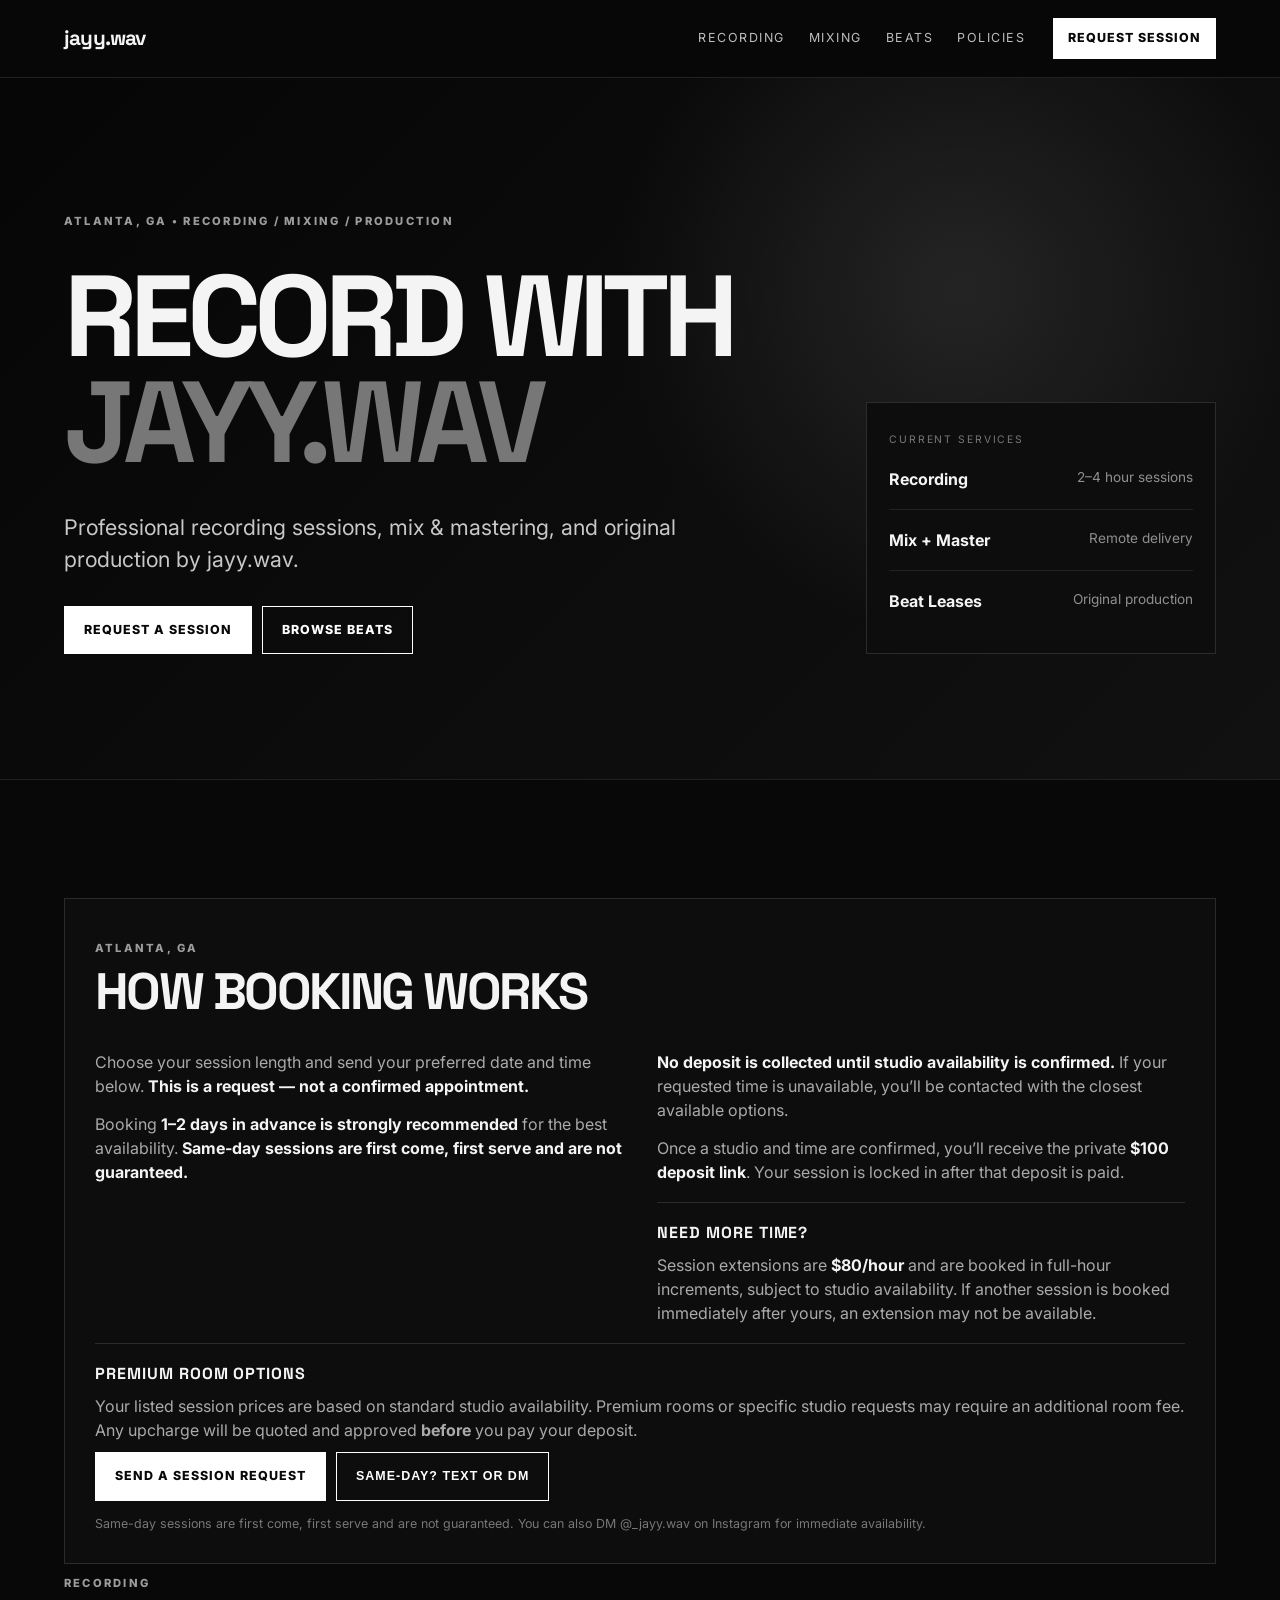
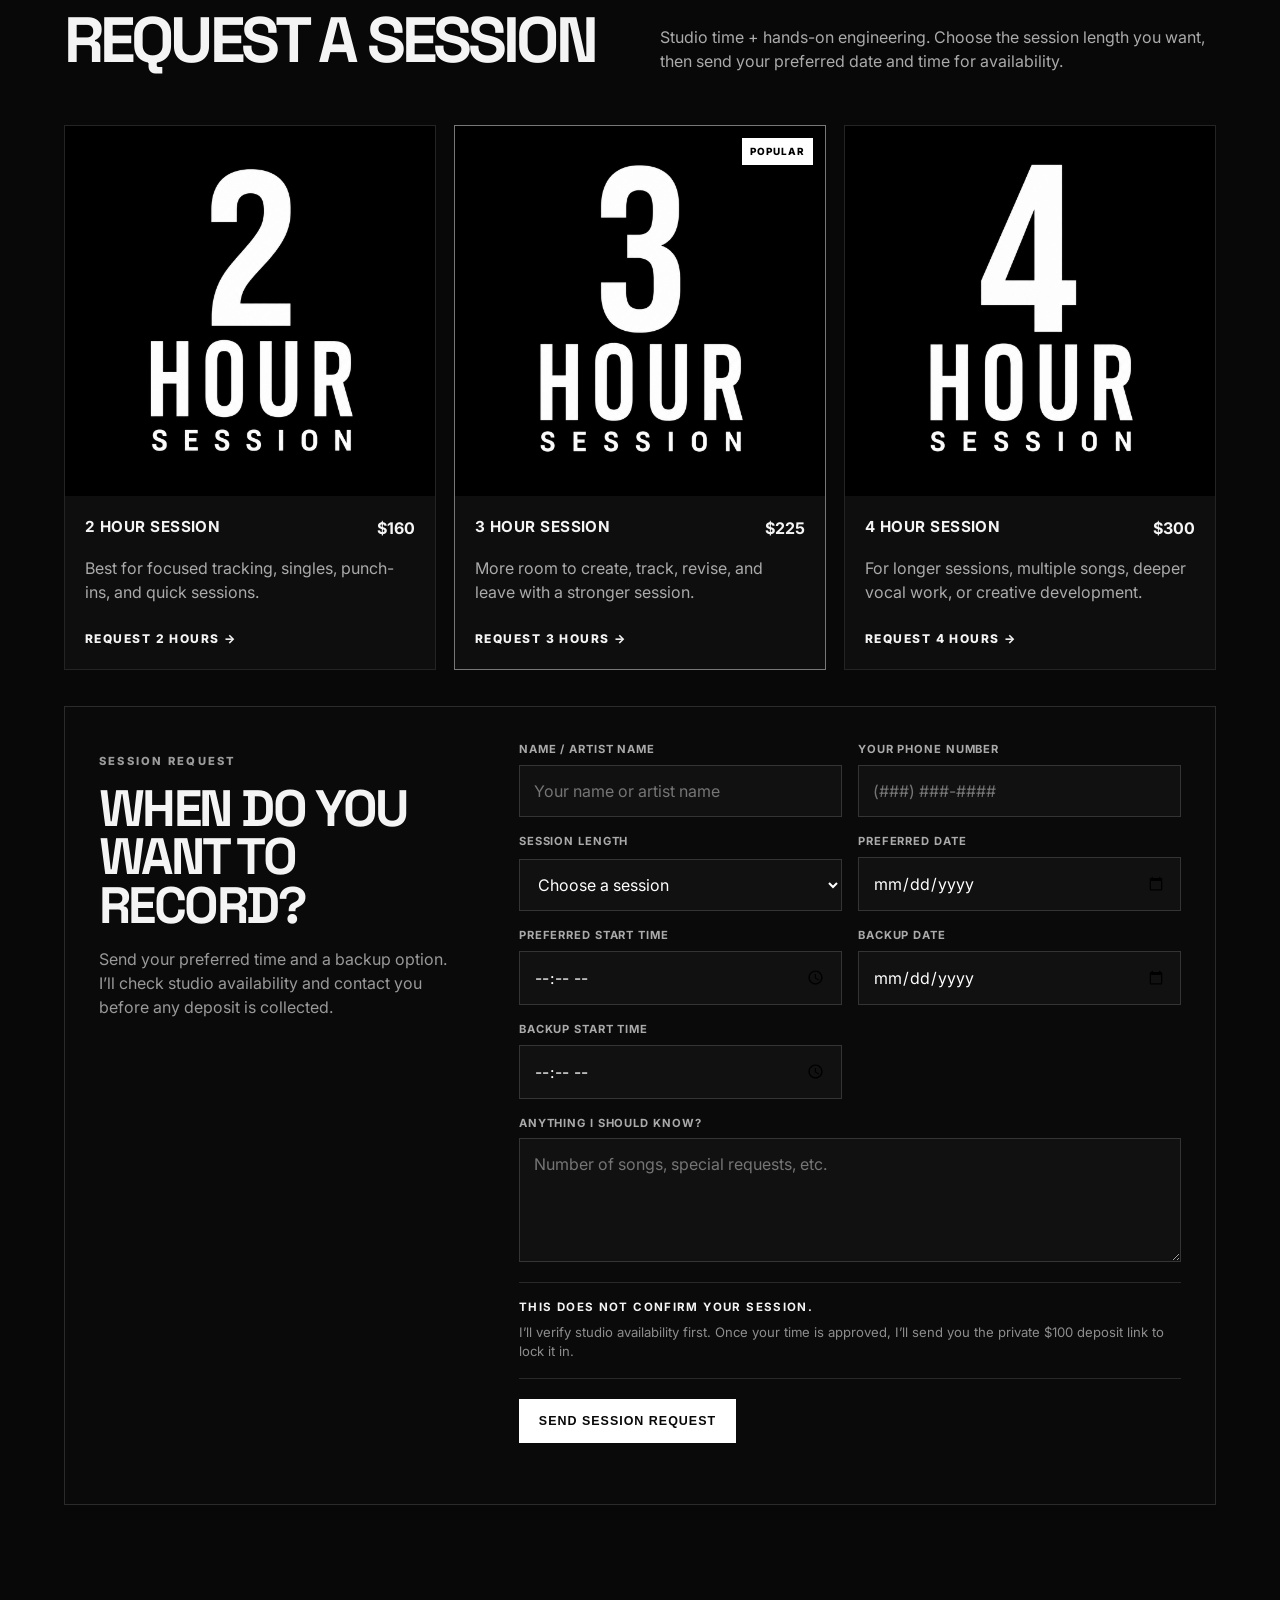
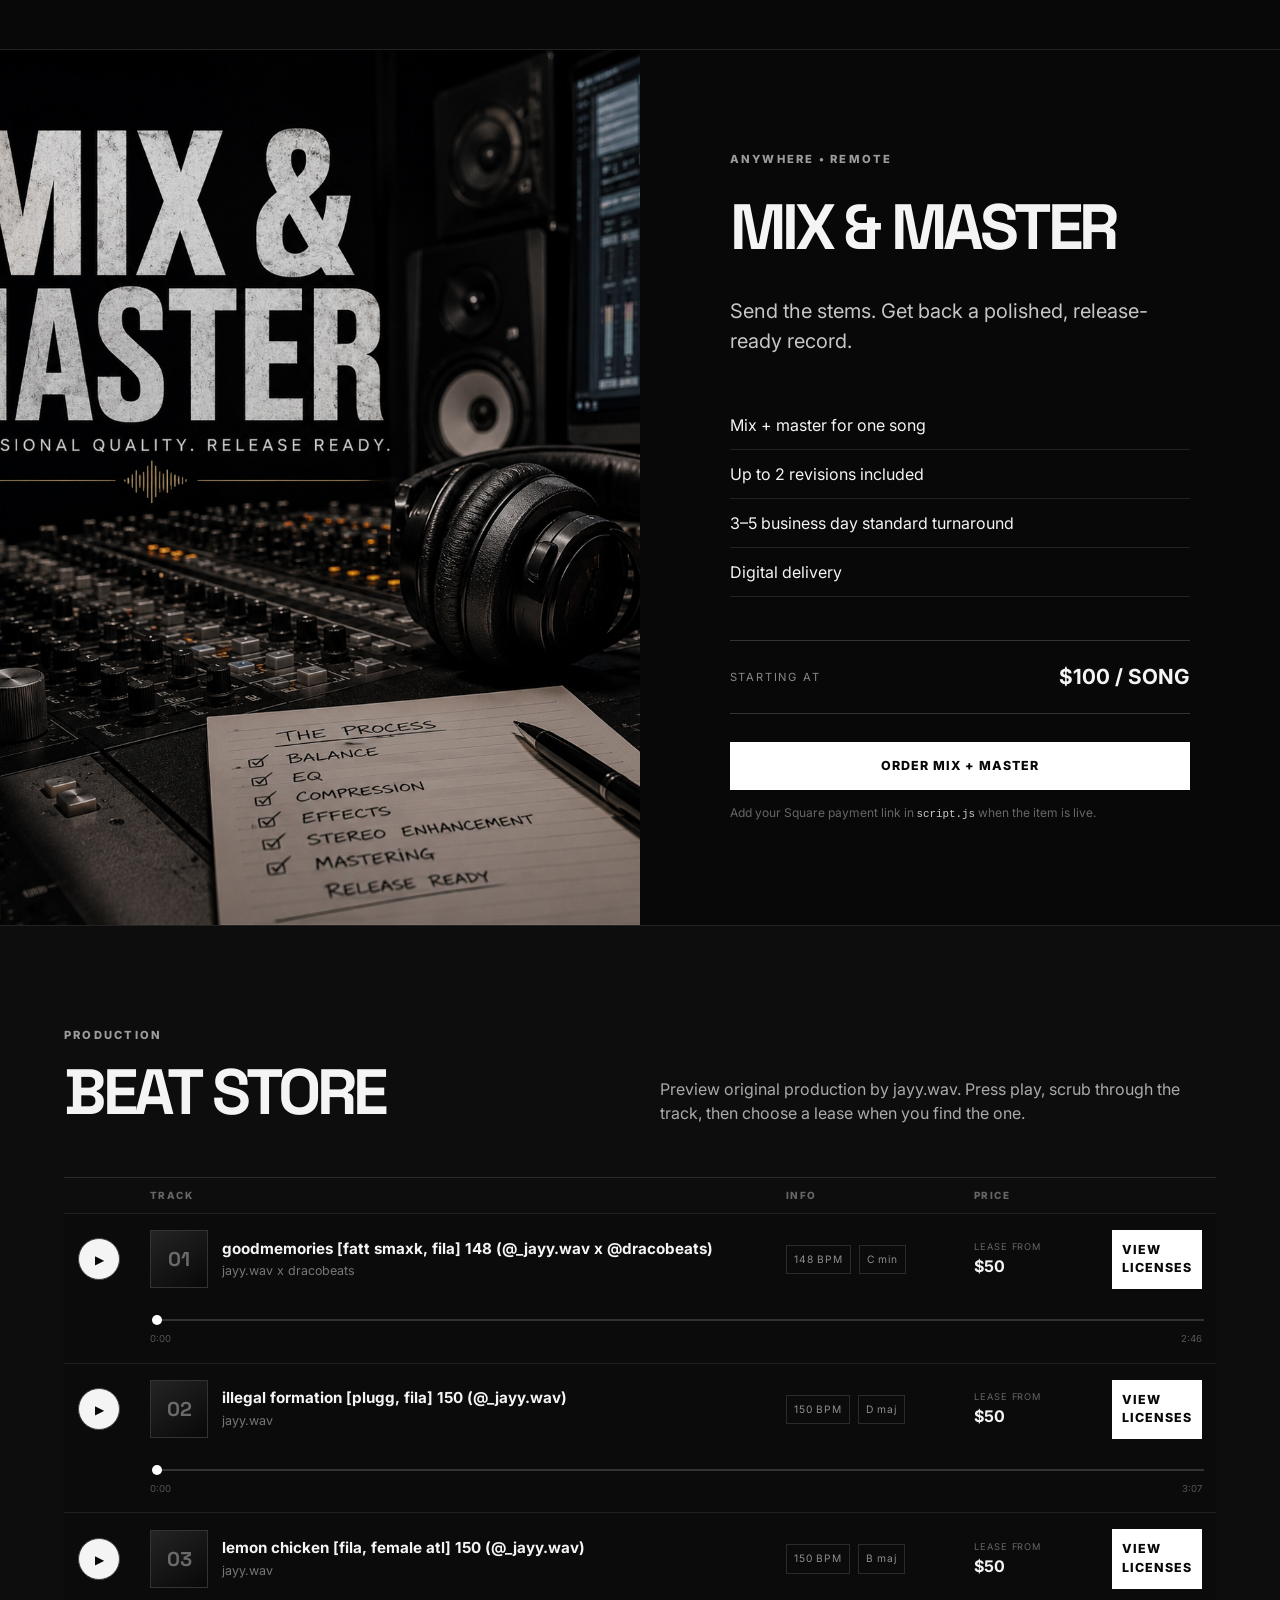
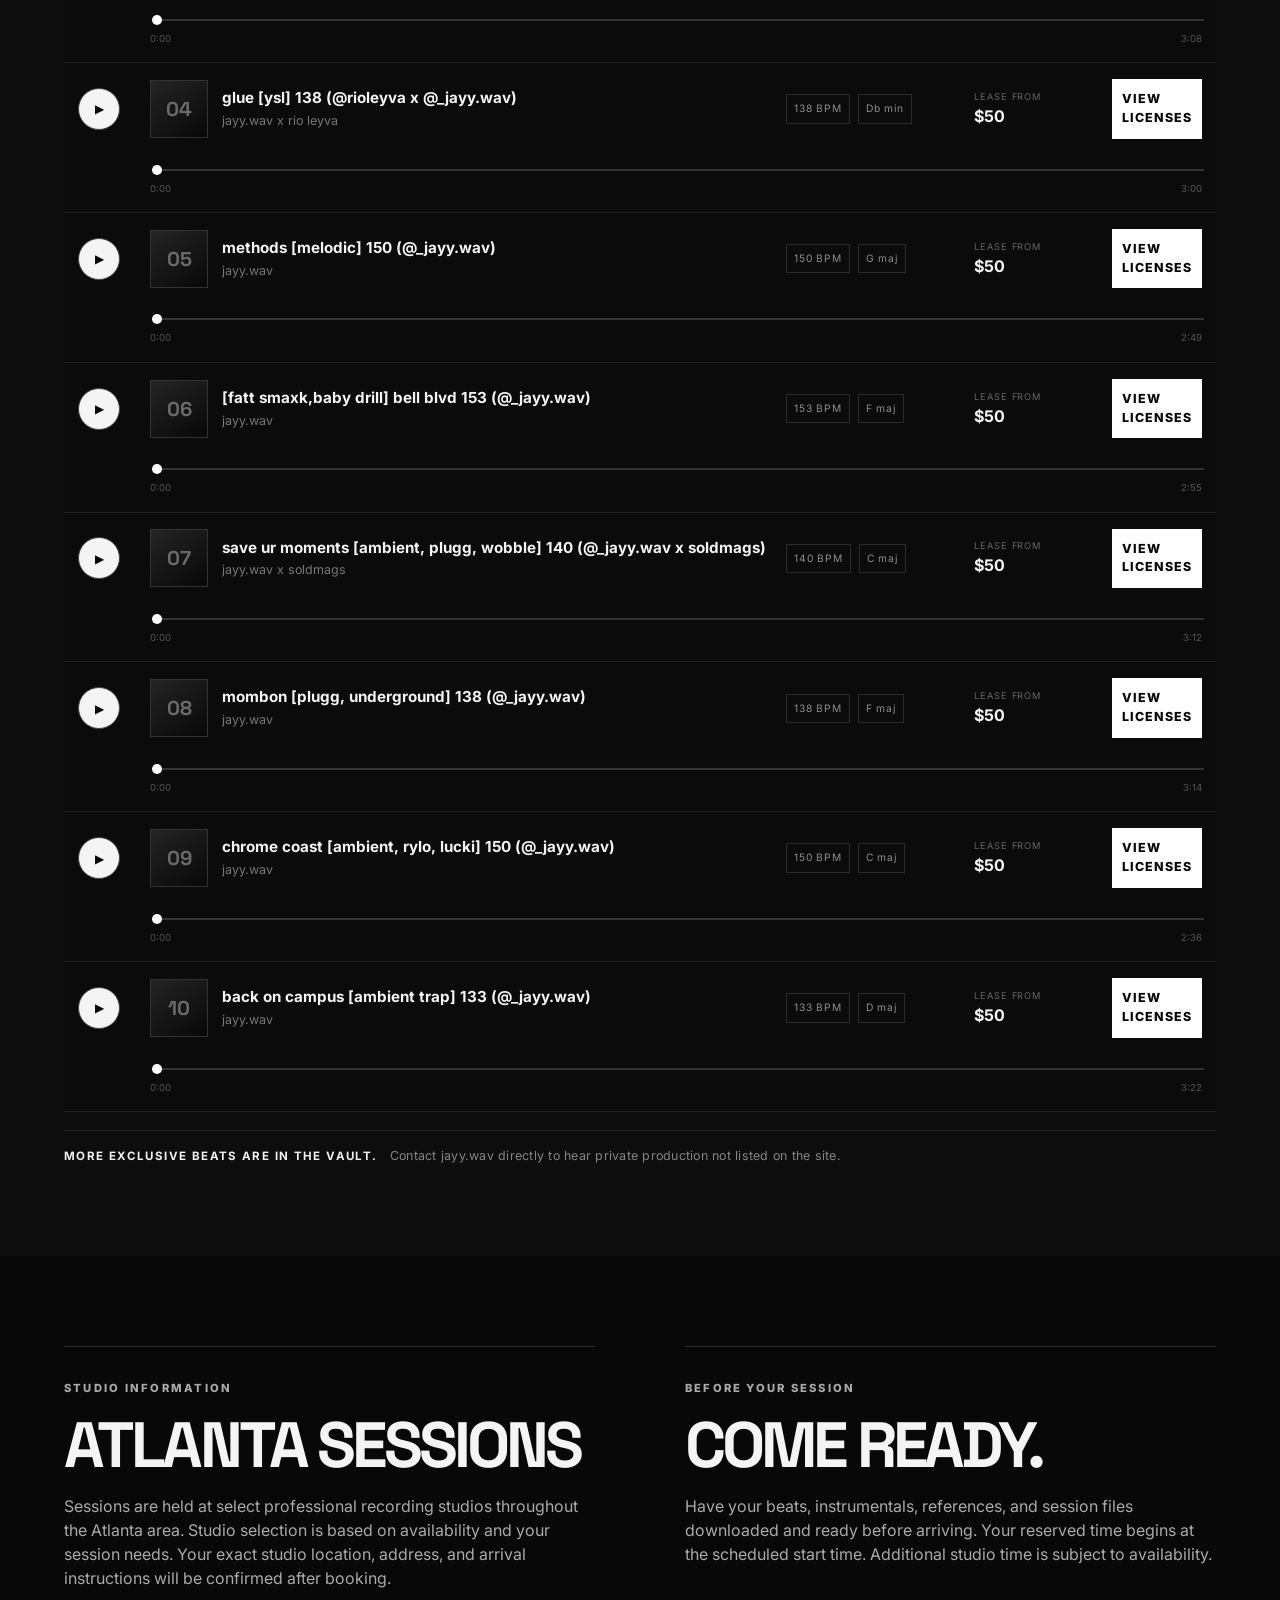
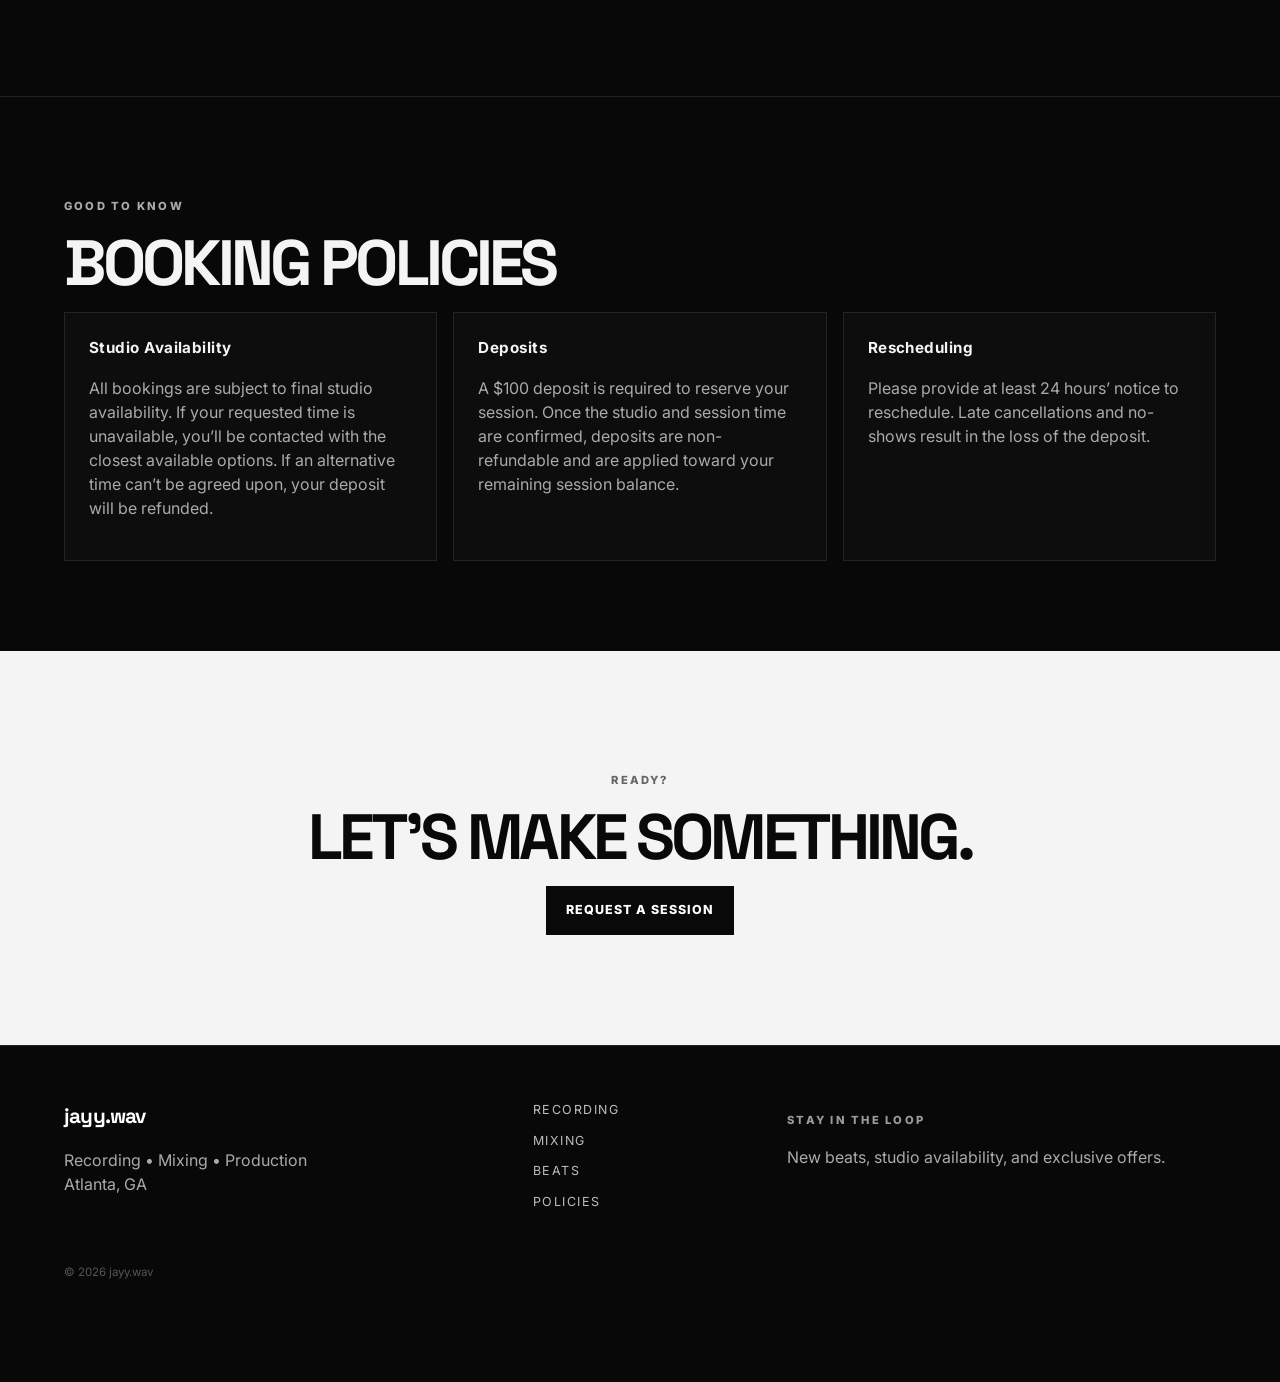
<file: index.html>
<!doctype html>
<html lang="en">
<head>
  <meta charset="utf-8" />
  <meta name="viewport" content="width=device-width,initial-scale=1" />
  <meta name="description" content="jayy.wav — Atlanta recording engineer, mixing & mastering, and beat leases." />
  <title>jayy.wav — Recording • Mixing • Beats</title>
  <link rel="preconnect" href="https://fonts.googleapis.com">
  <link rel="preconnect" href="https://fonts.gstatic.com" crossorigin>
  <link href="https://fonts.googleapis.com/css2?family=Inter:wght@400;500;600;700;800&family=Space+Grotesk:wght@500;600;700&display=swap" rel="stylesheet">
  <link rel="stylesheet" href="style.css" />
</head>
<body>
  <header class="site-header">
    <a class="brand" href="#top">jayy.wav</a>
    <button class="menu-btn" aria-label="Open menu" aria-expanded="false">MENU</button>
    <nav class="nav" aria-label="Primary">
      <a href="#recording">Recording</a>
      <a href="#mixing">Mixing</a>
      <a href="#beats">Beats</a>
      <a href="#policies">Policies</a>
    </nav>
    <a class="btn btn-small desktop-book" href="#request">REQUEST SESSION</a>
  </header>

  <main id="top">
    <section class="hero">
      <div class="hero-grid">
        <div class="hero-copy">
          <p class="eyebrow">ATLANTA, GA • RECORDING / MIXING / PRODUCTION</p>
          <h1>RECORD WITH<br><span>JAYY.WAV</span></h1>
          <p class="lede">Professional recording sessions, mix & mastering, and original production by jayy.wav.</p>
          <div class="hero-actions">
            <a class="btn" href="#request">REQUEST A SESSION</a>
            <a class="btn btn-ghost" href="#beats">BROWSE BEATS</a>
          </div>
        </div>
        <div class="hero-panel">
          <span class="micro">CURRENT SERVICES</span>
          <div class="hero-service"><b>Recording</b><span>2–4 hour sessions</span></div>
          <div class="hero-service"><b>Mix + Master</b><span>Remote delivery</span></div>
          <div class="hero-service"><b>Beat Leases</b><span>Original production</span></div>
        </div>
      </div>
    </section>

    <section class="section" id="recording">
      <div class="booking-process">
        <div class="booking-process-head">
          <p class="eyebrow">ATLANTA, GA</p>
          <h3>HOW BOOKING WORKS</h3>
        </div>

        <div class="booking-process-grid">
          <div>
            <p>Choose your session length and send your preferred date and time below. <strong>This is a request — not a confirmed appointment.</strong></p>
            <p>Booking <strong>1–2 days in advance is strongly recommended</strong> for the best availability. <strong>Same-day sessions are first come, first serve and are not guaranteed.</strong></p>
          </div>

          <div>
            <p><strong>No deposit is collected until studio availability is confirmed.</strong> If your requested time is unavailable, you’ll be contacted with the closest available options.</p>
            <p>Once a studio and time are confirmed, you’ll receive the private <strong>$100 deposit link</strong>. Your session is locked in after that deposit is paid.</p>
            <div class="extension-note">
              <strong>NEED MORE TIME?</strong>
              <p>Session extensions are <strong>$80/hour</strong> and are booked in full-hour increments, subject to studio availability. If another session is booked immediately after yours, an extension may not be available.</p>
            </div>
          </div>
        </div>

        
        <div class="room-upgrade-note">
          <strong>PREMIUM ROOM OPTIONS</strong>
          <p>Your listed session prices are based on standard studio availability. Premium rooms or specific studio requests may require an additional room fee. Any upcharge will be quoted and approved <strong>before</strong> you pay your deposit.</p>
        </div>

        <div class="booking-actions">
          <a class="btn" href="#request">SEND A SESSION REQUEST</a>
          <button class="btn btn-ghost" id="sameDayContactBtn" type="button">SAME-DAY? TEXT OR DM</button>
        </div>
        <p class="booking-small">Same-day sessions are first come, first serve and are not guaranteed. You can also DM @_jayy.wav on Instagram for immediate availability.</p>
      </div>



      <div class="section-head">
        <div>
          <p class="eyebrow">RECORDING</p>
          <h2>REQUEST A SESSION</h2>
        </div>
        <p class="section-intro">Studio time + hands-on engineering. Choose the session length you want, then send your preferred date and time for availability.</p>
      </div>

      <div class="cards session-grid">
        <article class="card">
          <img src="assets/session-2hr.png" alt="2 Hour Session" />
          <div class="card-body">
            <div class="card-topline"><h3>2 HOUR SESSION</h3><strong>$160</strong></div>
            <p>Best for focused tracking, singles, punch-ins, and quick sessions.</p>
            <a class="text-link package-request" href="#request" data-package="2 Hours — $160">REQUEST 2 HOURS →</a>
          </div>
        </article>

        <article class="card featured">
          <div class="badge">POPULAR</div>
          <img src="assets/session-3hr.png" alt="3 Hour Session" />
          <div class="card-body">
            <div class="card-topline"><h3>3 HOUR SESSION</h3><strong>$225</strong></div>
            <p>More room to create, track, revise, and leave with a stronger session.</p>
            <a class="text-link package-request" href="#request" data-package="3 Hours — $225">REQUEST 3 HOURS →</a>
          </div>
        </article>

        <article class="card">
          <img src="assets/session-4hr.png" alt="4 Hour Session" />
          <div class="card-body">
            <div class="card-topline"><h3>4 HOUR SESSION</h3><strong>$300</strong></div>
            <p>For longer sessions, multiple songs, deeper vocal work, or creative development.</p>
            <a class="text-link package-request" href="#request" data-package="4 Hours — $300">REQUEST 4 HOURS →</a>
          </div>
        </article>
      </div>

      <section class="request-panel" id="request">
        <div class="request-copy">
          <p class="eyebrow">SESSION REQUEST</p>
          <h3>WHEN DO YOU WANT TO RECORD?</h3>
          <p>Send your preferred time and a backup option. I’ll check studio availability and contact you before any deposit is collected.</p>
        </div>

        <form class="request-form" id="sessionRequestForm">
          <div class="form-grid">
            <label>
              <span>Name / Artist Name</span>
              <input id="requestName" name="name" type="text" required placeholder="Your name or artist name">
            </label>

            <label>
              <span>Your Phone Number</span>
              <input id="requestPhone" name="phone" type="tel" required placeholder="(###) ###-####">
            </label>

            <label>
              <span>Session Length</span>
              <select id="requestLength" name="length" required>
                <option value="">Choose a session</option>
                <option value="2 Hours — $160">2 Hours — $160</option>
                <option value="3 Hours — $225">3 Hours — $225</option>
                <option value="4 Hours — $300">4 Hours — $300</option>
              </select>
            </label>

            <label>
              <span>Preferred Date</span>
              <input id="requestDate" name="date" type="date" required>
            </label>

            <label>
              <span>Preferred Start Time</span>
              <input id="requestTime" name="time" type="time" required>
            </label>

            <label>
              <span>Backup Date</span>
              <input id="backupDate" name="backupDate" type="date">
            </label>

            <label>
              <span>Backup Start Time</span>
              <input id="backupTime" name="backupTime" type="time">
            </label>

            <label class="form-wide">
              <span>Anything I should know?</span>
              <textarea id="requestNotes" name="notes" rows="4" placeholder="Number of songs, special requests, etc."></textarea>
            </label>
          </div>

          <div class="request-disclaimer">
            <strong>THIS DOES NOT CONFIRM YOUR SESSION.</strong>
            <span>I’ll verify studio availability first. Once your time is approved, I’ll send you the private $100 deposit link to lock it in.</span>
          </div>

          <div class="request-actions request-actions-primary">
            <button class="btn" type="submit">SEND SESSION REQUEST</button>
          </div>

          <p class="request-status" id="requestStatus" aria-live="polite"></p>

          <div class="request-ready" id="requestReady" hidden>
            <p class="eyebrow">REQUEST SENT</p>
            <h3>WE GOT YOUR REQUEST.</h3>
            <p>
              I’ll check studio availability and contact you at the phone number provided.
            </p>
            <p>
              Your session is not confirmed until the requested time is approved
              and the $100 deposit is paid.
            </p>
          </div>
        </form>
      </section>

    </section>


    <section class="split-section" id="mixing">
      <div class="split-media mix-art" role="img" aria-label="Mixing and mastering service"></div>
      <div class="split-copy">
        <p class="eyebrow">ANYWHERE • REMOTE</p>
        <h2>MIX & MASTER</h2>
        <p class="big-copy">Send the stems. Get back a polished, release-ready record.</p>
        <ul class="clean-list">
          <li>Mix + master for one song</li>
          <li>Up to 2 revisions included</li>
          <li>3–5 business day standard turnaround</li>
          <li>Digital delivery</li>
        </ul>
        <div class="price-row"><span>STARTING AT</span><strong>$100 / SONG</strong></div>
        <a class="btn disabled-link" href="#" data-placeholder="mix">ORDER MIX + MASTER</a>
        <p class="helper">Add your Square payment link in <code>script.js</code> when the item is live.</p>
      </div>
    </section>

    <section class="section dark-panel" id="beats">
      <div class="section-head">
        <div>
          <p class="eyebrow">PRODUCTION</p>
          <h2>BEAT STORE</h2>
        </div>
        <p class="section-intro">Preview original production by jayy.wav. Press play, scrub through the track, then choose a lease when you find the one.</p>
      </div>

      <div class="beat-store" id="beatStore">
        <div class="beat-store-head" aria-hidden="true">
          <span></span>
          <span>TRACK</span>
          <span>INFO</span>
          <span>PRICE</span>
          <span></span>
        </div>
        <!-- Beat rows are generated from the BEATS array in script.js -->
      </div>
      <p class="vault-note">
        <strong>MORE EXCLUSIVE BEATS ARE IN THE VAULT.</strong>
        Contact jayy.wav directly to hear private production not listed on the site.
      </p>
    </section>

    <section class="info-grid section">
      <article>
        <p class="eyebrow">STUDIO INFORMATION</p>
        <h2>ATLANTA SESSIONS</h2>
        <p>Sessions are held at select professional recording studios throughout the Atlanta area. Studio selection is based on availability and your session needs. Your exact studio location, address, and arrival instructions will be confirmed after booking.</p>
      </article>
      <article>
        <p class="eyebrow">BEFORE YOUR SESSION</p>
        <h2>COME READY.</h2>
        <p>Have your beats, instrumentals, references, and session files downloaded and ready before arriving. Your reserved time begins at the scheduled start time. Additional studio time is subject to availability.</p>
      </article>
    </section>

    <section class="section policy" id="policies">
      <p class="eyebrow">GOOD TO KNOW</p>
      <h2>BOOKING POLICIES</h2>
      <div class="policy-grid">
        <article>
          <h3>Studio Availability</h3>
          <p>All bookings are subject to final studio availability. If your requested time is unavailable, you’ll be contacted with the closest available options. If an alternative time can’t be agreed upon, your deposit will be refunded.</p>
        </article>
        <article>
          <h3>Deposits</h3>
          <p>A $100 deposit is required to reserve your session. Once the studio and session time are confirmed, deposits are non-refundable and are applied toward your remaining session balance.</p>
        </article>
        <article>
          <h3>Rescheduling</h3>
          <p>Please provide at least 24 hours’ notice to reschedule. Late cancellations and no-shows result in the loss of the deposit.</p>
        </article>
      </div>
    </section>

    <section class="cta">
      <p class="eyebrow">READY?</p>
      <h2>LET’S MAKE SOMETHING.</h2>
      <a class="btn btn-light" href="#request">REQUEST A SESSION</a>
    </section>
  </main>

  <footer>
    <div>
      <a class="brand" href="#top">jayy.wav</a>
      <p>Recording • Mixing • Production<br>Atlanta, GA</p>
    </div>
    <div class="footer-links">
      <a href="#recording">Recording</a>
      <a href="#mixing">Mixing</a>
      <a href="#beats">Beats</a>
      <a href="#policies">Policies</a>
    </div>
    <div>
      <p class="eyebrow">STAY IN THE LOOP</p>
      <p>New beats, studio availability, and exclusive offers.</p>
    </div>
    <p class="copyright">© <span id="year"></span> jayy.wav</p>
  </footer>

  <a class="mobile-cta" href="#request">REQUEST SESSION</a>

  <div class="license-modal" id="licenseModal" aria-hidden="true">
    <div class="license-modal-backdrop" data-close-license></div>
    <section class="license-dialog" role="dialog" aria-modal="true" aria-labelledby="licenseTitle">
      <button class="license-close" type="button" aria-label="Close license options" data-close-license>×</button>
      <p class="eyebrow">BEAT LICENSE OPTIONS</p>
      <h2 id="licenseTitle">CHOOSE YOUR LICENSE</h2>
      <p class="license-beat-name" id="licenseBeatName">Selected beat</p>

      <div class="license-grid">
        <article class="license-tier">
          <div class="license-tier-head"><h3>MP3 LICENSE</h3><strong>$50</strong></div>
          <p><b>Rights:</b> Non-exclusive license to record one song. Commercial release permitted.</p>
          <p><b>Usage:</b> Up to 2,500 copies • 5,000 online audio streams • 1 music video • for-profit live performances • radio up to 2 stations.</p>
          <p><b>Files:</b> Tagged/Untagged MP3.</p>
          <button class="btn btn-small license-buy" type="button" data-tier="mp3">GET MP3 LICENSE</button>
        </article>

        <article class="license-tier">
          <div class="license-tier-head"><h3>WAV LICENSE</h3><strong>$70</strong></div>
          <p><b>Rights:</b> Non-exclusive license to record one song. Commercial release permitted.</p>
          <p><b>Usage:</b> Up to 4,000 copies • 15,000 online audio streams • 2 music videos • for-profit live performances • radio up to 4 stations.</p>
          <p><b>Files:</b> Untagged WAV + MP3.</p>
          <button class="btn btn-small license-buy" type="button" data-tier="wav">GET WAV LICENSE</button>
        </article>

        <article class="license-tier">
          <div class="license-tier-head"><h3>TRACKOUTS LICENSE</h3><strong>$100</strong></div>
          <p><b>Rights:</b> Non-exclusive license to record one song. Commercial release permitted.</p>
          <p><b>Usage:</b> Up to 10,000 copies • 25,000 online audio streams • 4 music videos • for-profit live performances • radio up to 10 stations.</p>
          <p><b>Files:</b> Stems/trackouts + WAV + MP3.</p>
          <button class="btn btn-small license-buy" type="button" data-tier="trackouts">GET TRACKOUTS</button>
        </article>

        <article class="license-tier">
          <div class="license-tier-head"><h3>UNLIMITED LICENSE</h3><strong>$150</strong></div>
          <p><b>Rights:</b> Non-exclusive license to record one song. Commercial release permitted worldwide.</p>
          <p><b>Usage:</b> Unlimited copies, streams, music videos, performances, and radio.</p>
          <p><b>Files:</b> Stems + WAV + MP3.</p>
          <button class="btn btn-small license-buy" type="button" data-tier="unlimited">GET UNLIMITED</button>
        </article>

        <article class="license-tier exclusive-tier">
          <div class="license-tier-head"><h3>EXCLUSIVE LICENSE</h3><strong>NEGOTIATE</strong></div>
          <p><b>Rights:</b> Exclusive usage rights for one song with no usage limits. The beat is removed from sale after purchase.</p>
          <p><b>Files:</b> Stems + WAV + MP3.</p>
          <p><b>Important:</b> Jayy.wav retains copyright unless ownership transfer is stated in a separate written agreement.</p>
          <a class="btn btn-small btn-ghost" href="sms:6785515333?&body=Hey%20Jayy.wav%2C%20I%27m%20interested%20in%20exclusive%20rights%20for%20a%20beat.">ASK ABOUT EXCLUSIVE</a>
        </article>
      </div>

      <details class="universal-terms">
        <summary>UNIVERSAL TERMS — READ BEFORE PURCHASE</summary>
        <div>
          <p>Producer: <strong>Jayy.wav</strong> • Copyright holder: <strong>Jayy.wav</strong>.</p>
          <p>Producer retains 100% copyright to the instrumental. Artist owns their vocal performance and song master. Licenses are non-transferable. No resale, sublicensing, or redistribution of the beat. Producer credit required: <strong>“Prod. by Jayy.wav”</strong>.</p>
          <p>All non-exclusive licenses may also be licensed to other artists. “Unlimited” refers to usage only and does not transfer ownership.</p>
        </div>
      </details>
    </section>
  </div>


  <div class="same-day-modal" id="sameDayModal" aria-hidden="true">
    <div class="same-day-backdrop" data-close-sameday></div>
    <section class="same-day-dialog" role="dialog" aria-modal="true" aria-labelledby="sameDayTitle">
      <button class="same-day-close" type="button" aria-label="Close" data-close-sameday>×</button>
      <p class="eyebrow">SAME-DAY AVAILABILITY</p>
      <h2 id="sameDayTitle">TEXT OR DM</h2>
      <p>Same-day sessions are first come, first serve and are not guaranteed. Reach out before submitting a request.</p>

      <div class="same-day-actions">
        <a class="btn" id="sameDayTextLink" href="#">TEXT JAYY.WAV</a>
        <a class="btn btn-ghost" href="https://www.instagram.com/_jayy.wav/" target="_blank" rel="noopener">DM ON INSTAGRAM</a>
      </div>

      <div class="dm-template">
        <span>SUGGESTED MESSAGE</span>
        <p>Hey Jayy.wav, I’m looking for a same-day recording session today. Do you have any studio availability?</p>
      </div>
    </section>
  </div>

  <script src="script.js?v=6"></script>
</body>
</html>
</file>
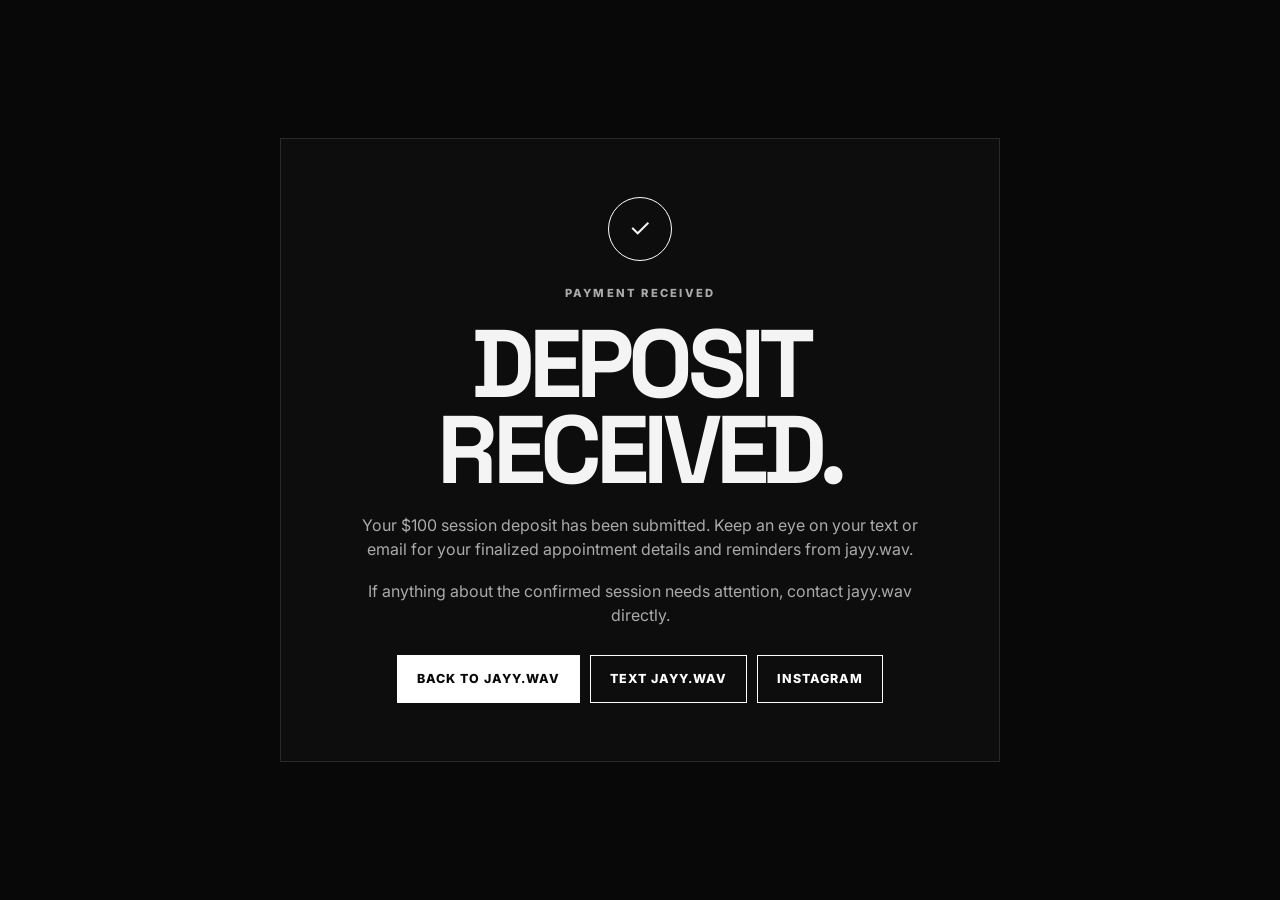
<file: deposit-received/index.html>
<!doctype html>
<html lang="en">
<head>
  <meta charset="utf-8">
  <meta name="viewport" content="width=device-width,initial-scale=1">
  <title>Deposit Received — jayy.wav</title>
  <link rel="preconnect" href="https://fonts.googleapis.com">
  <link rel="preconnect" href="https://fonts.gstatic.com" crossorigin>
  <link href="https://fonts.googleapis.com/css2?family=Inter:wght@400;500;600;700;800&family=Space+Grotesk:wght@500;600;700&display=swap" rel="stylesheet">
  <link rel="stylesheet" href="../style.css">
  <style>
    .success-shell{min-height:100vh;display:grid;place-items:center;padding:60px 20px;background:#080808}
    .success-card{width:min(720px,100%);border:1px solid #292929;background:#0d0d0d;padding:clamp(28px,6vw,58px);text-align:center}
    .check{width:64px;height:64px;border:1px solid #fff;border-radius:50%;display:grid;place-items:center;margin:0 auto 24px;font-size:1.6rem}
    .success-card h1{font-family:"Space Grotesk",sans-serif;font-size:clamp(3rem,9vw,6rem);line-height:.9;letter-spacing:-.06em;margin:.2em 0}
    .success-card p{color:#aaa;max-width:560px;margin:18px auto}
    .success-actions{display:flex;flex-wrap:wrap;justify-content:center;gap:10px;margin-top:28px}
  </style>
</head>
<body>
  <main class="success-shell">
    <section class="success-card">
      <div class="check">✓</div>
      <p class="eyebrow">PAYMENT RECEIVED</p>
      <h1>DEPOSIT<br>RECEIVED.</h1>
      <p>Your $100 session deposit has been submitted. Keep an eye on your text or email for your finalized appointment details and reminders from jayy.wav.</p>
      <p>If anything about the confirmed session needs attention, contact jayy.wav directly.</p>
      <div class="success-actions">
        <a class="btn" href="https://jayywav.github.io/jayywav/">BACK TO JAYY.WAV</a>
        <a class="btn btn-ghost" href="sms:6785515333">TEXT JAYY.WAV</a>
        <a class="btn btn-ghost" href="https://www.instagram.com/_jayy.wav/" target="_blank" rel="noopener">INSTAGRAM</a>
      </div>
    </section>
  </main>
</body>
</html>
</file>
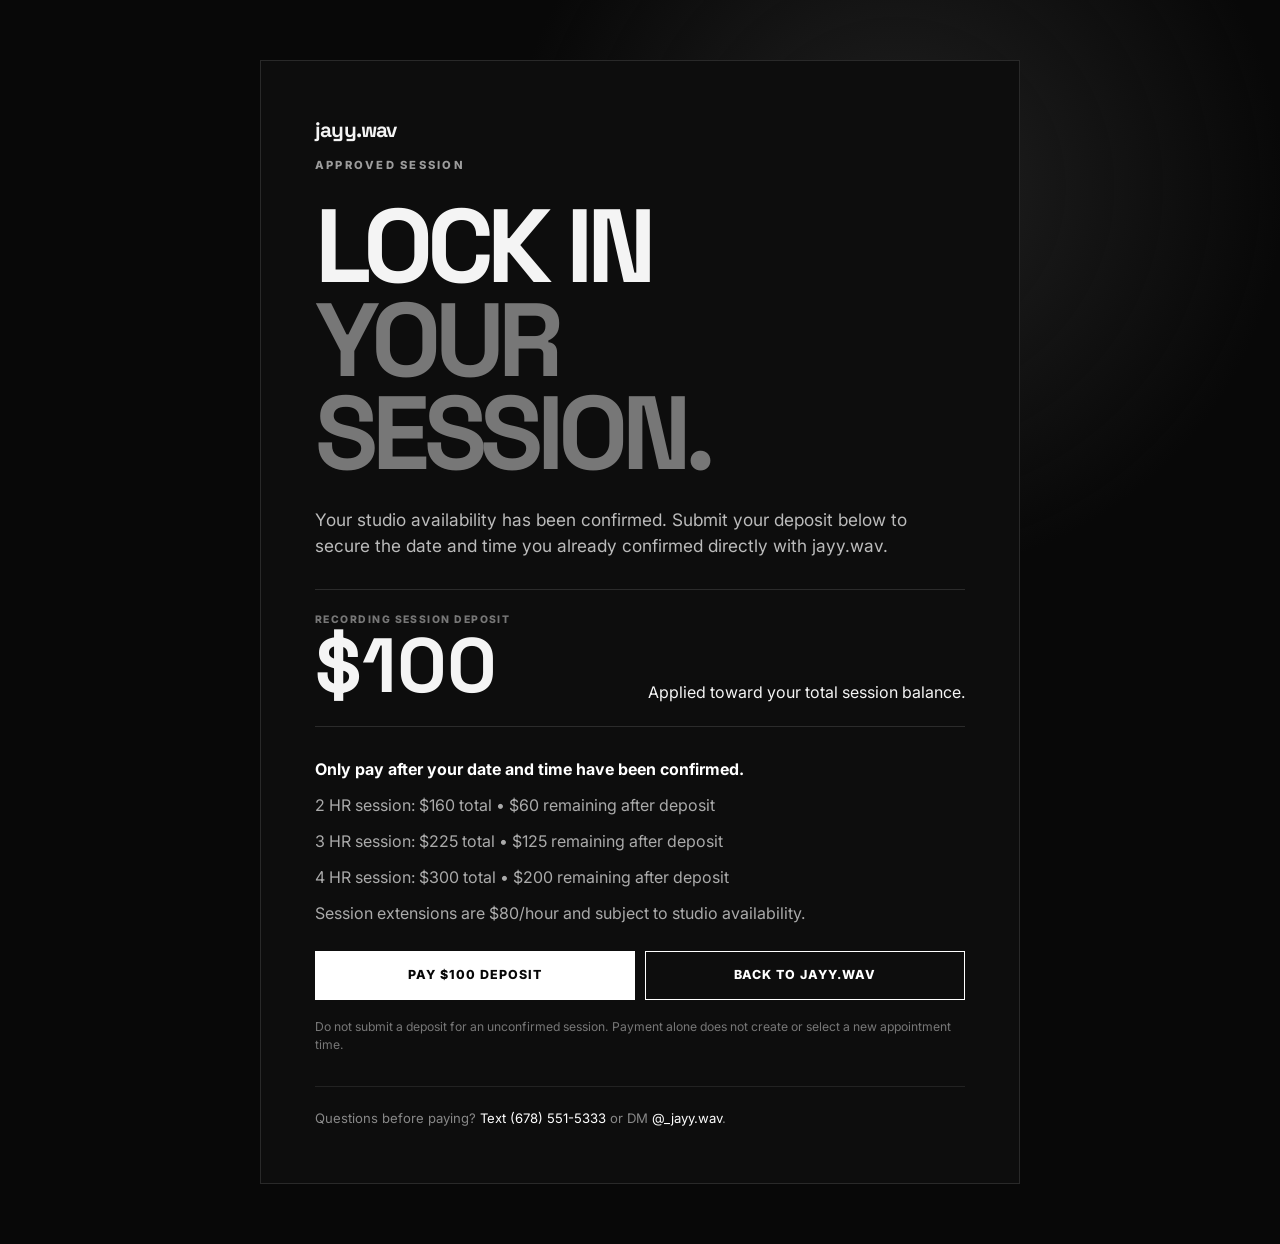
<file: session-confirmed/index.html>
<!doctype html>
<html lang="en">
<head>
  <meta charset="utf-8">
  <meta name="viewport" content="width=device-width,initial-scale=1">
  <title>Session Deposit — jayy.wav</title>
  <link rel="preconnect" href="https://fonts.googleapis.com">
  <link rel="preconnect" href="https://fonts.gstatic.com" crossorigin>
  <link href="https://fonts.googleapis.com/css2?family=Inter:wght@400;500;600;700;800&family=Space+Grotesk:wght@500;600;700&display=swap" rel="stylesheet">
  <link rel="stylesheet" href="../style.css">
  <style>
    .confirm-shell{min-height:100vh;display:grid;place-items:center;padding:60px 20px;background:radial-gradient(circle at 70% 15%,#202020 0,transparent 28%),#080808}
    .confirm-card{width:min(760px,100%);border:1px solid #292929;background:#0d0d0d;padding:clamp(26px,5vw,54px)}
    .confirm-card h1{font-family:"Space Grotesk",sans-serif;font-size:clamp(3rem,9vw,6.5rem);line-height:.9;letter-spacing:-.06em;margin:.25em 0}
    .confirm-card h1 span{color:#777}
    .confirm-lede{font-size:1.08rem;color:#bbb;max-width:620px}
    .deposit-box{margin:30px 0;border-top:1px solid #2b2b2b;border-bottom:1px solid #2b2b2b;padding:22px 0;display:flex;justify-content:space-between;gap:20px;align-items:end}
    .deposit-box small{display:block;color:#777;letter-spacing:.14em;font-size:.65rem;font-weight:800}
    .deposit-box strong{font-size:clamp(2.4rem,8vw,4.8rem);font-family:"Space Grotesk",sans-serif;line-height:1}
    .confirm-rules{display:grid;gap:12px;margin:24px 0;color:#aaa}
    .confirm-rules p{margin:0}
    .confirm-rules strong{color:#fff}
    .confirm-actions{display:flex;flex-wrap:wrap;gap:10px;margin-top:26px}
    .confirm-actions .btn{flex:1 1 220px}
    .warning{margin-top:18px;color:#777;font-size:.76rem}
    .contact-mini{margin-top:32px;padding-top:22px;border-top:1px solid #222;color:#888;font-size:.82rem}
    .contact-mini a{color:#fff}
  </style>
</head>
<body>
  <main class="confirm-shell">
    <section class="confirm-card">
      <a class="brand" href="https://jayywav.github.io/jayywav/">jayy.wav</a>
      <p class="eyebrow">APPROVED SESSION</p>
      <h1>LOCK IN<br><span>YOUR SESSION.</span></h1>
      <p class="confirm-lede">Your studio availability has been confirmed. Submit your deposit below to secure the date and time you already confirmed directly with jayy.wav.</p>

      <div class="deposit-box">
        <div>
          <small>RECORDING SESSION DEPOSIT</small>
          <strong>$100</strong>
        </div>
        <span>Applied toward your total session balance.</span>
      </div>

      <div class="confirm-rules">
        <p><strong>Only pay after your date and time have been confirmed.</strong></p>
        <p>2 HR session: $160 total • $60 remaining after deposit</p>
        <p>3 HR session: $225 total • $125 remaining after deposit</p>
        <p>4 HR session: $300 total • $200 remaining after deposit</p>
        <p>Session extensions are $80/hour and subject to studio availability.</p>
      </div>

      <div class="confirm-actions">
        <a class="btn" href="https://square.link/u/vFL2sSN9" target="_blank" rel="noopener">PAY $100 DEPOSIT</a>
        <a class="btn btn-ghost" href="https://jayywav.github.io/jayywav/">BACK TO JAYY.WAV</a>
      </div>

      <p class="warning">Do not submit a deposit for an unconfirmed session. Payment alone does not create or select a new appointment time.</p>

      <div class="contact-mini">
        Questions before paying? <a href="sms:6785515333">Text (678) 551-5333</a> or DM <a href="https://www.instagram.com/_jayy.wav/" target="_blank" rel="noopener">@_jayy.wav</a>.
      </div>
    </section>
  </main>
</body>
</html>
</file>
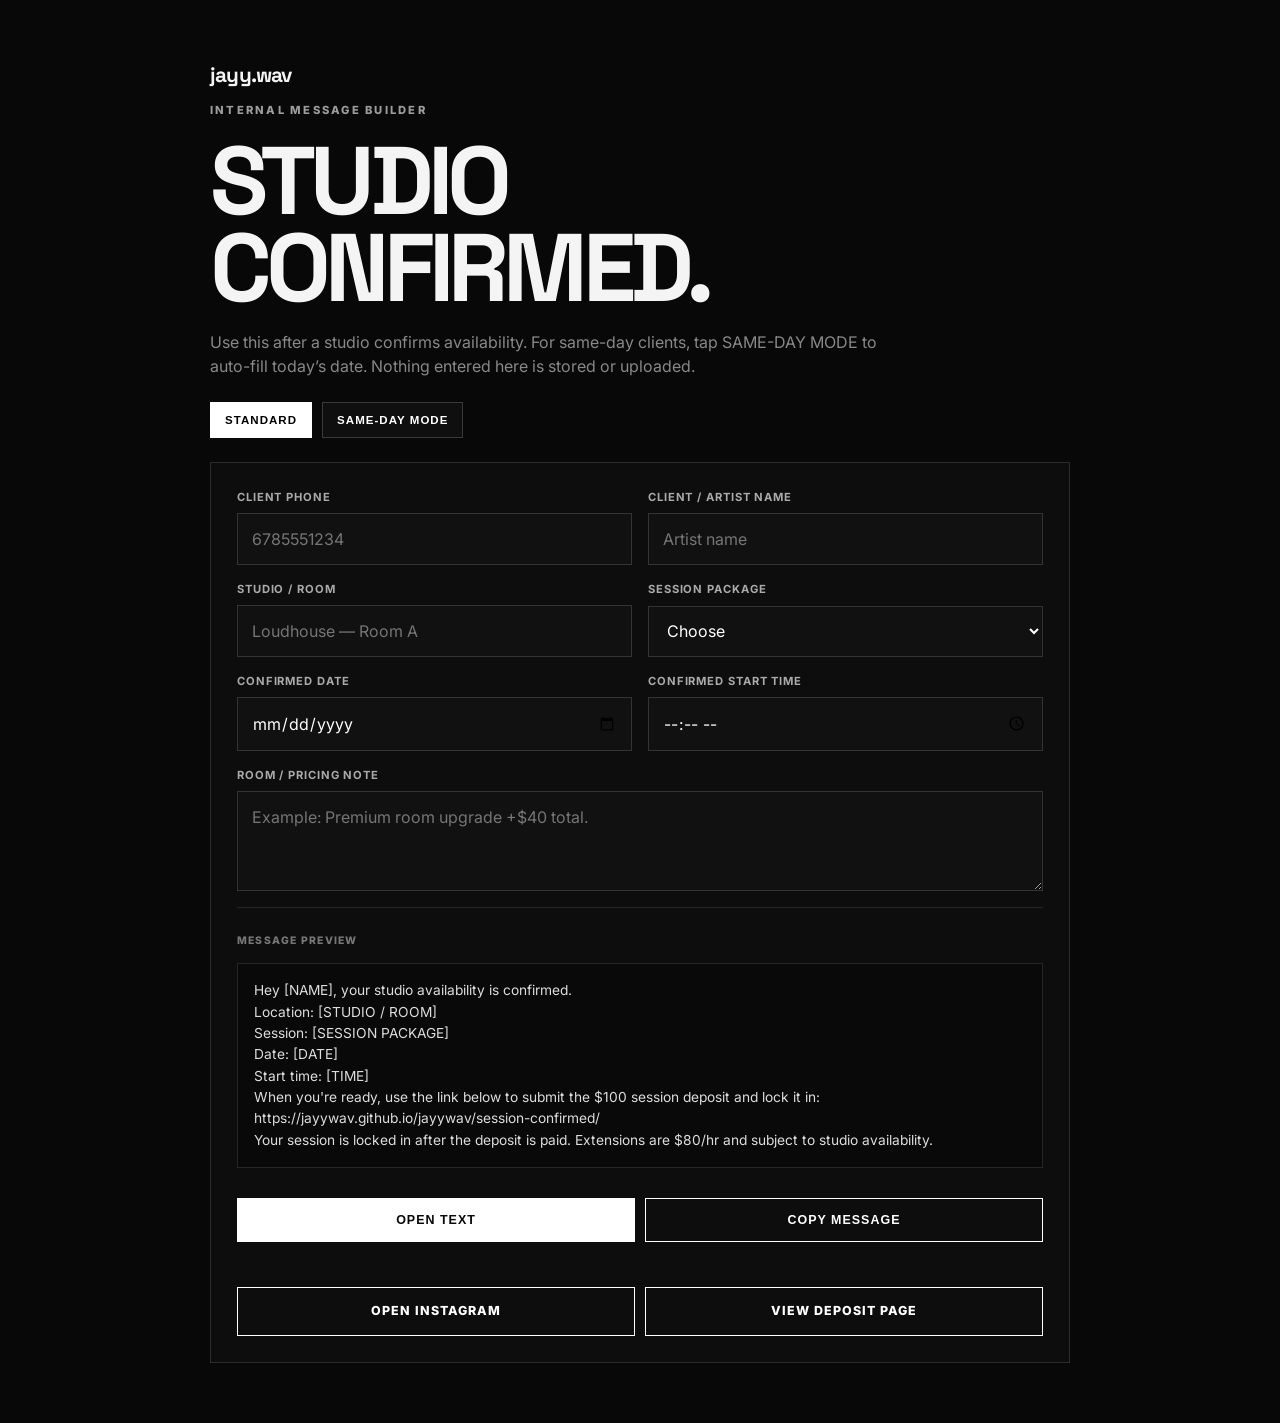
<file: studio-confirm/index.html>
<!doctype html>
<html lang="en">
<head>
  <meta charset="utf-8">
  <meta name="viewport" content="width=device-width,initial-scale=1">
  <title>Studio Confirmation Message — jayy.wav</title>
  <link rel="preconnect" href="https://fonts.googleapis.com">
  <link rel="preconnect" href="https://fonts.gstatic.com" crossorigin>
  <link href="https://fonts.googleapis.com/css2?family=Inter:wght@400;500;600;700;800&family=Space+Grotesk:wght@500;600;700&display=swap" rel="stylesheet">
  <link rel="stylesheet" href="../style.css">
  <style>
    .tool-shell{min-height:100vh;padding:60px 20px;background:#080808}
    .tool-wrap{width:min(860px,100%);margin:auto}
    .tool-wrap h1{font-family:"Space Grotesk",sans-serif;font-size:clamp(2.8rem,8vw,6rem);line-height:.9;letter-spacing:-.06em;margin:.2em 0}
    .tool-note{color:#888;max-width:680px}
    .mode-row{display:flex;gap:10px;flex-wrap:wrap;margin:24px 0}
    .mode-btn{border:1px solid #3a3a3a;background:#0f0f0f;color:#fff;padding:11px 14px;font-weight:800;font-size:.72rem;letter-spacing:.09em;cursor:pointer}
    .mode-btn.active{background:#fff;color:#000;border-color:#fff}
    .tool-form{margin-top:22px;display:grid;grid-template-columns:1fr 1fr;gap:16px;border:1px solid #2b2b2b;background:#0d0d0d;padding:26px}
    .tool-form label{display:grid;gap:7px}
    .tool-form label span{font-size:.7rem;font-weight:700;letter-spacing:.08em;text-transform:uppercase;color:#aaa}
    .tool-form input,.tool-form select,.tool-form textarea{width:100%;background:#111;border:1px solid #343434;color:#fff;padding:13px 14px;font:inherit}
    .full{grid-column:1/-1}
    .tool-actions{grid-column:1/-1;display:grid;grid-template-columns:1fr 1fr;gap:10px}
    .tool-actions .btn{width:100%}
    .preview{grid-column:1/-1;border-top:1px solid #252525;padding-top:18px}
    .preview span{font-size:.65rem;font-weight:800;letter-spacing:.12em;color:#777}
    .preview pre{white-space:pre-wrap;background:#090909;border:1px solid #252525;padding:16px;color:#ddd;font:inherit;font-size:.86rem;line-height:1.55}
    .copy-status{grid-column:1/-1;color:#777;font-size:.75rem;min-height:1.1em}
    @media(max-width:700px){
      .tool-form{grid-template-columns:1fr}
      .full,.tool-actions,.preview,.copy-status{grid-column:auto}
      .tool-actions{grid-template-columns:1fr}
    }
  </style>
</head>
<body>
  <main class="tool-shell">
    <div class="tool-wrap">
      <a class="brand" href="../">jayy.wav</a>
      <p class="eyebrow">INTERNAL MESSAGE BUILDER</p>
      <h1>STUDIO<br>CONFIRMED.</h1>
      <p class="tool-note">Use this after a studio confirms availability. For same-day clients, tap SAME-DAY MODE to auto-fill today’s date. Nothing entered here is stored or uploaded.</p>

      <div class="mode-row">
        <button class="mode-btn active" id="standardMode" type="button">STANDARD</button>
        <button class="mode-btn" id="sameDayMode" type="button">SAME-DAY MODE</button>
      </div>

      <form class="tool-form" id="confirmBuilder">
        <label><span>Client phone</span><input id="clientPhone" type="tel" placeholder="6785551234"></label>
        <label><span>Client / artist name</span><input id="clientName" type="text" required placeholder="Artist name"></label>

        <label><span>Studio / room</span><input id="studioName" type="text" required placeholder="Loudhouse — Room A"></label>
        <label><span>Session package</span>
          <select id="sessionPackage" required>
            <option value="">Choose</option>
            <option>2 Hours — $160</option>
            <option>3 Hours — $225</option>
            <option>4 Hours — $300</option>
          </select>
        </label>

        <label><span>Confirmed date</span><input id="confirmedDate" type="date" required></label>
        <label><span>Confirmed start time</span><input id="confirmedTime" type="time" required></label>

        <label class="full"><span>Room / pricing note</span><textarea id="extraNote" rows="3" placeholder="Example: Premium room upgrade +$40 total."></textarea></label>

        <div class="preview">
          <span>MESSAGE PREVIEW</span>
          <pre id="messagePreview">Fill out the form to generate the confirmation message.</pre>
        </div>

        <div class="tool-actions">
          <button class="btn" type="button" id="openTextBtn">OPEN TEXT</button>
          <button class="btn btn-ghost" type="button" id="copyMessageBtn">COPY MESSAGE</button>
        </div>

        <div class="copy-status" id="copyStatus"></div>

        <div class="tool-actions">
          <a class="btn btn-ghost" href="https://www.instagram.com/_jayy.wav/" target="_blank" rel="noopener">OPEN INSTAGRAM</a>
          <a class="btn btn-ghost" href="../session-confirmed/">VIEW DEPOSIT PAGE</a>
        </div>
      </form>
    </div>
  </main>

  <script>
    const depositPage = "https://jayywav.github.io/jayywav/session-confirmed/";
    const form = document.getElementById("confirmBuilder");
    const preview = document.getElementById("messagePreview");
    const copyStatus = document.getElementById("copyStatus");
    const standardMode = document.getElementById("standardMode");
    const sameDayMode = document.getElementById("sameDayMode");

    const clientPhone = document.getElementById("clientPhone");
    const clientName = document.getElementById("clientName");
    const studioName = document.getElementById("studioName");
    const sessionPackage = document.getElementById("sessionPackage");
    const confirmedDate = document.getElementById("confirmedDate");
    const confirmedTime = document.getElementById("confirmedTime");
    const extraNote = document.getElementById("extraNote");

    const todayISO = () => {
      const d = new Date();
      const y = d.getFullYear();
      const m = String(d.getMonth()+1).padStart(2,"0");
      const day = String(d.getDate()).padStart(2,"0");
      return `${y}-${m}-${day}`;
    };

    const fmtDate = v => {
      if (!v) return "[DATE]";
      const [y,m,d] = v.split("-");
      return `${m}/${d}/${y}`;
    };

    const fmtTime = v => {
      if (!v) return "[TIME]";
      const [hh,mm] = v.split(":").map(Number);
      const ap = hh >= 12 ? "PM" : "AM";
      return `${hh % 12 || 12}:${String(mm).padStart(2,"0")} ${ap}`;
    };

    const buildMessage = () => {
      const name = clientName.value.trim() || "[NAME]";
      const studio = studioName.value.trim() || "[STUDIO / ROOM]";
      const pkg = sessionPackage.value || "[SESSION PACKAGE]";
      const date = fmtDate(confirmedDate.value);
      const time = fmtTime(confirmedTime.value);
      const note = extraNote.value.trim();

      return [
        `Hey ${name}, your studio availability is confirmed.`,
        "",
        `Location: ${studio}`,
        `Session: ${pkg}`,
        `Date: ${date}`,
        `Start time: ${time}`,
        note ? `Note: ${note}` : "",
        "",
        "When you're ready, use the link below to submit the $100 session deposit and lock it in:",
        depositPage,
        "",
        "Your session is locked in after the deposit is paid. Extensions are $80/hr and subject to studio availability."
      ].filter(Boolean).join("\n");
    };

    const refreshPreview = () => {
      preview.textContent = buildMessage();
      copyStatus.textContent = "";
    };

    form.addEventListener("input", refreshPreview);
    form.addEventListener("change", refreshPreview);

    sameDayMode.addEventListener("click", () => {
      confirmedDate.value = todayISO();
      sameDayMode.classList.add("active");
      standardMode.classList.remove("active");
      refreshPreview();
    });

    standardMode.addEventListener("click", () => {
      standardMode.classList.add("active");
      sameDayMode.classList.remove("active");
    });

    document.getElementById("openTextBtn").addEventListener("click", () => {
      const phone = clientPhone.value.replace(/\D/g,"");
      if (!phone) {
        copyStatus.textContent = "Enter the client’s phone number first.";
        clientPhone.focus();
        return;
      }
      window.location.href = `sms:${phone}?&body=${encodeURIComponent(buildMessage())}`;
    });

    document.getElementById("copyMessageBtn").addEventListener("click", async () => {
      const msg = buildMessage();
      try {
        await navigator.clipboard.writeText(msg);
        copyStatus.textContent = "Message copied — paste it into Instagram DM or anywhere else.";
      } catch {
        const temp = document.createElement("textarea");
        temp.value = msg;
        document.body.appendChild(temp);
        temp.select();
        document.execCommand("copy");
        temp.remove();
        copyStatus.textContent = "Message copied.";
      }
    });

    refreshPreview();
  </script>
</body>
</html>
</file>
<file: style.css>
*{box-sizing:border-box}html{scroll-behavior:smooth}body{margin:0;background:#080808;color:#f4f4f4;font-family:Inter,Arial,sans-serif;line-height:1.5}a{color:inherit;text-decoration:none}img{display:block;width:100%}code{font-size:.9em;color:#ccc}.site-header{position:sticky;top:0;z-index:50;display:flex;align-items:center;gap:28px;padding:18px 5vw;background:rgba(8,8,8,.9);backdrop-filter:blur(12px);border-bottom:1px solid #222}.brand{font-family:"Space Grotesk",sans-serif;font-weight:700;font-size:1.3rem;letter-spacing:-.04em}.nav{display:flex;gap:24px;margin-left:auto}.nav a,.footer-links a{font-size:.78rem;text-transform:uppercase;letter-spacing:.12em;color:#bdbdbd}.nav a:hover,.footer-links a:hover{color:#fff}.menu-btn{display:none;background:none;border:0;color:#fff;font-weight:700}.btn{display:inline-flex;justify-content:center;align-items:center;padding:14px 19px;background:#fff;color:#080808;border:1px solid #fff;font-weight:800;font-size:.78rem;letter-spacing:.08em;text-transform:uppercase;transition:.2s}.btn:hover{transform:translateY(-2px);background:#dedede}.btn-small{padding:10px 14px}.btn-ghost{background:transparent;color:#fff}.hero{min-height:78vh;display:grid;align-items:center;padding:70px 5vw;border-bottom:1px solid #202020;background:radial-gradient(circle at 75% 30%,#242424 0,transparent 32%),linear-gradient(135deg,#060606,#111)}.hero-grid{display:grid;grid-template-columns:1.4fr .7fr;gap:8vw;align-items:end}.eyebrow{font-size:.7rem;font-weight:800;letter-spacing:.2em;text-transform:uppercase;color:#9c9c9c}.hero h1,.section h2,.split-copy h2,.cta h2,.info-grid h2{font-family:"Space Grotesk",sans-serif;letter-spacing:-.06em;line-height:.92;margin:.3em 0}.hero h1{font-size:clamp(3.5rem,9vw,8.5rem)}.hero h1 span{color:#777}.lede{font-size:clamp(1.05rem,2vw,1.35rem);max-width:670px;color:#c8c8c8}.hero-actions{display:flex;gap:10px;flex-wrap:wrap;margin-top:30px}.hero-panel{border:1px solid #2c2c2c;padding:22px;background:#0d0d0d}.micro{font-size:.65rem;color:#777;letter-spacing:.18em}.hero-service{display:flex;justify-content:space-between;gap:15px;padding:18px 0;border-bottom:1px solid #222}.hero-service:last-child{border-bottom:0}.hero-service span{color:#8f8f8f;font-size:.85rem}.section{padding:90px 5vw}.section-head{display:grid;grid-template-columns:1fr 1fr;gap:40px;align-items:end;margin-bottom:36px}.section h2,.split-copy h2,.cta h2,.info-grid h2{font-size:clamp(2.4rem,5vw,5.2rem)}.section-intro{max-width:600px;color:#aaa;justify-self:end}.cards{display:grid;gap:18px}.session-grid{grid-template-columns:repeat(3,1fr)}.card{position:relative;border:1px solid #242424;background:#0e0e0e}.card.featured{border-color:#777}.badge{position:absolute;right:12px;top:12px;z-index:2;background:#fff;color:#000;padding:6px 8px;font-size:.62rem;font-weight:800;letter-spacing:.1em}.card img{aspect-ratio:1/1;object-fit:cover}.card-body{padding:20px}.card-topline{display:flex;justify-content:space-between;gap:20px;align-items:start}.card h3,.beat-card h3,.policy h3{margin:0;font-size:.95rem;letter-spacing:.03em}.card p,.beat-card p,.policy p,.info-grid p{color:#aaa}.text-link{display:inline-block;margin-top:10px;font-size:.75rem;font-weight:800;letter-spacing:.12em}.notice{display:grid;grid-template-columns:230px 1fr;gap:30px;margin-top:22px;padding:22px;border:1px solid #2a2a2a;background:#0d0d0d}.notice span{color:#aaa}.split-section{display:grid;grid-template-columns:1fr 1fr;min-height:720px;border-top:1px solid #222;border-bottom:1px solid #222}.split-media{min-height:600px;background:#111 center/cover no-repeat}.mix-art{background-image:linear-gradient(rgba(0,0,0,.08),rgba(0,0,0,.25)),url("assets/mix-master.png")}.split-copy{padding:90px 7vw;display:flex;flex-direction:column;justify-content:center}.big-copy{font-size:1.25rem;color:#c6c6c6;max-width:600px}.clean-list{padding:0;list-style:none;margin:25px 0}.clean-list li{padding:12px 0;border-bottom:1px solid #222}.price-row{display:flex;justify-content:space-between;align-items:center;margin:18px 0 28px;border-top:1px solid #333;border-bottom:1px solid #333;padding:20px 0}.price-row span{color:#888;font-size:.7rem;letter-spacing:.16em}.price-row strong{font-size:1.3rem}.helper{font-size:.75rem;color:#666;margin-top:14px}.disabled-link{cursor:pointer}.dark-panel{background:#0d0d0d}.beat-grid{display:grid;grid-template-columns:repeat(3,1fr);gap:16px}.beat-card{display:grid;gap:16px;border:1px solid #252525;padding:16px}.beat-art{aspect-ratio:1/1;background:linear-gradient(145deg,#202020,#090909);display:flex;align-items:flex-end;justify-content:space-between;padding:18px;border:1px solid #333}.beat-art span{font-size:3rem;font-weight:800;color:#444}.beat-art b{font-size:.75rem;letter-spacing:.15em}.info-grid{display:grid;grid-template-columns:1fr 1fr;gap:7vw}.info-grid article{border-top:1px solid #2c2c2c;padding-top:22px}.policy{border-top:1px solid #222}.policy-grid{display:grid;grid-template-columns:repeat(3,1fr);gap:16px}.policy-grid article{background:#0d0d0d;border:1px solid #242424;padding:24px}.cta{text-align:center;padding:110px 5vw;background:#f4f4f4;color:#090909}.cta .eyebrow{color:#666}.btn-light{background:#090909;color:#fff;border-color:#090909}footer{display:grid;grid-template-columns:2fr 1fr 2fr;gap:40px;padding:55px 5vw 90px;border-top:1px solid #222;color:#aaa}footer .brand{color:#fff}.footer-links{display:flex;flex-direction:column;gap:12px}.copyright{grid-column:1/-1;font-size:.72rem;color:#555}.mobile-cta{display:none}
@media(max-width:850px){.site-header{padding:15px 18px}.nav{display:none;position:absolute;top:64px;left:0;right:0;background:#090909;padding:18px;flex-direction:column;border-bottom:1px solid #222}.nav.open{display:flex}.menu-btn{display:block;margin-left:auto}.desktop-book{display:none}.hero{padding:60px 20px}.hero-grid,.section-head,.split-section,.info-grid{grid-template-columns:1fr}.hero-panel{margin-top:20px}.section{padding:68px 20px}.session-grid,.beat-grid,.policy-grid{grid-template-columns:1fr}.notice{grid-template-columns:1fr}.split-copy{padding:68px 20px}.split-media{min-height:390px;order:2}.section-intro{justify-self:start}.hero h1{font-size:clamp(3.2rem,17vw,6rem)}footer{grid-template-columns:1fr;padding:45px 20px 95px}.mobile-cta{display:block;position:fixed;z-index:60;left:14px;right:14px;bottom:14px;text-align:center;background:#fff;color:#000;padding:15px;font-size:.78rem;font-weight:800;letter-spacing:.12em;box-shadow:0 8px 30px rgba(0,0,0,.45)}}

/* --- Beat store v2: 10-track data-driven player --- */
.beat-store{border-top:1px solid #2a2a2a}
.beat-store-head{display:grid;grid-template-columns:54px minmax(260px,1fr) 170px 120px 90px;gap:18px;padding:10px 14px;color:#666;font-size:.62rem;font-weight:800;letter-spacing:.15em;border-bottom:1px solid #202020}
.beat-row{position:relative;display:grid;grid-template-columns:54px minmax(260px,1fr) 170px 120px 90px;gap:18px;align-items:center;padding:16px 14px;border-bottom:1px solid #202020;background:#0b0b0b;transition:background .18s}
.beat-row:hover{background:#111}
.beat-row.is-playing{background:#141414}
.beat-play{width:42px;height:42px;border-radius:50%;border:1px solid #444;background:#f4f4f4;color:#080808;display:grid;place-items:center;cursor:pointer;font-size:.78rem}
.beat-play:hover{transform:scale(1.04)}
.beat-track{display:flex;align-items:center;gap:14px;min-width:0}
.beat-cover{width:58px;height:58px;flex:0 0 58px;display:grid;place-items:center;border:1px solid #333;background:linear-gradient(145deg,#242424,#080808);overflow:hidden}
.beat-cover img{width:100%;height:100%;object-fit:cover}
.beat-cover span{font-family:"Space Grotesk",sans-serif;font-weight:700;font-size:1.25rem;color:#6a6a6a}
.beat-meta{min-width:0}
.beat-meta h3{margin:0 0 2px;font-size:.95rem;white-space:nowrap;overflow:hidden;text-overflow:ellipsis}
.beat-meta p{margin:0;color:#777;font-size:.78rem}
.beat-info{display:flex;gap:8px;flex-wrap:wrap}
.beat-info span{border:1px solid #2b2b2b;padding:6px 7px;color:#8f8f8f;font-size:.64rem;letter-spacing:.08em}
.beat-price{display:flex;flex-direction:column}
.beat-price small{font-size:.58rem;letter-spacing:.1em;color:#666}
.beat-price strong{font-size:1rem}
.beat-wave{grid-column:2 / -1;padding-top:2px}
.desktop-wave{display:block}
.mobile-wave{display:none}
.beat-progress{width:100%;appearance:none;height:18px;background:transparent;cursor:pointer}
.beat-progress::-webkit-slider-runnable-track{height:2px;background:linear-gradient(to right,#f5f5f5 0%,#f5f5f5 var(--played,0%),#333 var(--played,0%),#333 100%)}
.beat-progress::-moz-range-track{height:2px;background:#333}
.beat-progress::-moz-range-progress{height:2px;background:#f5f5f5}
.beat-progress::-webkit-slider-thumb{appearance:none;width:10px;height:10px;border-radius:50%;background:#fff;margin-top:-4px}
.beat-progress::-moz-range-thumb{width:10px;height:10px;border:0;border-radius:50%;background:#fff}
.time-row{display:flex;justify-content:space-between;margin-top:-3px;color:#555;font-size:.6rem}

@media(max-width:850px){
  .beat-store-head{display:none}
  .beat-row{grid-template-columns:44px 1fr auto;gap:12px;padding:16px 0}
  .beat-track{min-width:0}
  .beat-cover{width:50px;height:50px;flex-basis:50px}
  .beat-info{grid-column:2 / 3;margin-top:-8px}
  .beat-price{grid-column:2 / 3}
  .beat-buy{grid-column:3;grid-row:1 / span 3;align-self:center}
  .desktop-wave{display:none}
  .mobile-wave{display:block;margin-top:10px}
  .beat-meta{width:100%}
}


.vault-note{
  margin:18px 0 0;
  padding:16px 0 0;
  border-top:1px solid #242424;
  color:#858585;
  font-size:.78rem;
  letter-spacing:.02em;
}
.vault-note strong{
  color:#f1f1f1;
  font-size:.72rem;
  letter-spacing:.12em;
  margin-right:8px;
}


/* --- Recording booking process --- */
.booking-process{
  margin-top:28px;
  padding:30px;
  border:1px solid #2b2b2b;
  background:#0d0d0d;
}
.booking-process-head h3{
  margin:.15em 0 .65em;
  font-family:"Space Grotesk",sans-serif;
  font-size:clamp(1.9rem,4vw,3.6rem);
  line-height:.95;
  letter-spacing:-.05em;
}
.booking-process-grid{
  display:grid;
  grid-template-columns:1fr 1fr;
  gap:34px;
}
.booking-process-grid p{
  color:#aaa;
  margin:0 0 14px;
}
.booking-process-grid strong{
  color:#f4f4f4;
}
.booking-actions{
  display:flex;
  flex-wrap:wrap;
  gap:10px;
  margin-top:10px;
}
.booking-small{
  margin:14px 0 0;
  color:#777;
  font-size:.78rem;
}
@media(max-width:850px){
  .booking-process{
    padding:22px 18px;
  }
  .booking-process-grid{
    grid-template-columns:1fr;
    gap:4px;
  }
  .booking-actions .btn{
    width:100%;
  }
}


.contact-actions{
  display:flex;
  flex-wrap:wrap;
  gap:10px;
}
@media(max-width:850px){
  .contact-actions{
    display:grid;
    grid-template-columns:1fr 1fr;
    width:100%;
  }
  .contact-actions .btn:last-child{
    grid-column:1 / -1;
  }
}

.extension-note{margin-top:18px;padding-top:18px;border-top:1px solid #2b2b2b}
.extension-note>strong{display:block;margin-bottom:8px;color:#f4f4f4;font-family:"Space Grotesk",sans-serif;letter-spacing:.06em}
.extension-note p{margin:0}


/* --- Session request flow --- */
.request-panel{
  margin:36px 0 54px;
  display:grid;
  grid-template-columns:.75fr 1.35fr;
  gap:52px;
  padding:34px;
  border:1px solid #2b2b2b;
  background:#0a0a0a;
  scroll-margin-top:90px;
}
.request-copy h3{
  font-family:"Space Grotesk",sans-serif;
  font-size:clamp(2rem,4vw,4rem);
  line-height:.95;
  letter-spacing:-.05em;
  margin:.3em 0;
}
.request-copy p:not(.eyebrow){color:#999}
.form-grid{
  display:grid;
  grid-template-columns:1fr 1fr;
  gap:16px;
}
.request-form label{
  display:grid;
  gap:7px;
}
.request-form label span{
  color:#aaa;
  font-size:.7rem;
  font-weight:700;
  letter-spacing:.08em;
  text-transform:uppercase;
}
.request-form input,
.request-form select,
.request-form textarea{
  width:100%;
  border:1px solid #343434;
  background:#111;
  color:#fff;
  padding:13px 14px;
  font:inherit;
  border-radius:0;
}
.request-form textarea{resize:vertical}
.form-wide{grid-column:1 / -1}
.request-disclaimer{
  display:grid;
  gap:6px;
  margin:20px 0;
  padding:16px 0;
  border-top:1px solid #292929;
  border-bottom:1px solid #292929;
}
.request-disclaimer strong{
  font-size:.72rem;
  letter-spacing:.12em;
}
.request-disclaimer span{
  color:#8d8d8d;
  font-size:.82rem;
}
.request-actions{
  display:flex;
  flex-wrap:wrap;
  gap:10px;
}
@media(max-width:850px){
  .request-panel{
    grid-template-columns:1fr;
    gap:20px;
    padding:22px 18px;
  }
  .form-grid{grid-template-columns:1fr}
  .form-wide{grid-column:auto}
  .request-actions .btn{width:100%}
}


/* Premium room note */
.room-upgrade-note{
  margin-top:18px;
  padding-top:18px;
  border-top:1px solid #2b2b2b;
}
.room-upgrade-note>strong{
  display:block;
  color:#f4f4f4;
  font-family:"Space Grotesk",sans-serif;
  letter-spacing:.06em;
  margin-bottom:8px;
}
.room-upgrade-note p{margin:0;color:#aaa}

/* Beat license chooser */
.license-modal{display:none;position:fixed;inset:0;z-index:1000}
.license-modal.is-open{display:block}
.license-modal-backdrop{position:absolute;inset:0;background:rgba(0,0,0,.82)}
.license-dialog{
  position:relative;z-index:1;width:min(1040px,calc(100% - 28px));
  max-height:90vh;overflow:auto;margin:5vh auto;background:#0b0b0b;
  border:1px solid #333;padding:clamp(22px,4vw,38px)
}
.license-close{position:absolute;right:16px;top:12px;border:0;background:transparent;color:#fff;font-size:2rem;cursor:pointer}
.license-dialog h2{font-family:"Space Grotesk",sans-serif;font-size:clamp(2rem,5vw,4.5rem);line-height:.95;letter-spacing:-.05em;margin:.2em 0}
.license-beat-name{color:#888;margin:0 0 22px}
.license-grid{display:grid;grid-template-columns:repeat(2,1fr);gap:14px}
.license-tier{border:1px solid #292929;background:#0e0e0e;padding:20px}
.license-tier-head{display:flex;justify-content:space-between;gap:18px;align-items:start}
.license-tier h3{margin:0;font-size:.9rem;letter-spacing:.05em}
.license-tier p{color:#999;font-size:.82rem}
.license-tier p b{color:#ddd}
.license-tier .btn{margin-top:8px}
.exclusive-tier{grid-column:1/-1}
.universal-terms{margin-top:18px;border-top:1px solid #292929;padding-top:18px}
.universal-terms summary{cursor:pointer;font-size:.72rem;font-weight:800;letter-spacing:.1em}
.universal-terms div{color:#999;font-size:.82rem}
@media(max-width:760px){
  .license-grid{grid-template-columns:1fr}
  .exclusive-tier{grid-column:auto}
}


/* Same-day contact chooser */
.same-day-modal{display:none;position:fixed;inset:0;z-index:1100}
.same-day-modal.is-open{display:block}
.same-day-backdrop{position:absolute;inset:0;background:rgba(0,0,0,.82)}
.same-day-dialog{
  position:relative;z-index:1;width:min(620px,calc(100% - 28px));
  margin:12vh auto 0;background:#0b0b0b;border:1px solid #333;
  padding:clamp(22px,5vw,36px)
}
.same-day-close{position:absolute;right:14px;top:10px;border:0;background:transparent;color:#fff;font-size:2rem;cursor:pointer}
.same-day-dialog h2{font-family:"Space Grotesk",sans-serif;font-size:clamp(2.2rem,7vw,4.8rem);line-height:.92;letter-spacing:-.05em;margin:.2em 0}
.same-day-dialog>p:not(.eyebrow){color:#aaa}
.same-day-actions{display:flex;gap:10px;flex-wrap:wrap;margin:24px 0}
.same-day-actions .btn{flex:1 1 200px}
.dm-template{border-top:1px solid #292929;padding-top:18px}
.dm-template span{font-size:.65rem;font-weight:800;letter-spacing:.12em;color:#777}
.dm-template p{color:#ddd;margin:8px 0 0;font-size:.88rem}


/* --- Reliable session-request send flow --- */
.request-ready{
  margin-top:22px;
  padding-top:20px;
  border-top:1px solid #2a2a2a;
}
.request-ready[hidden]{display:none}
.request-ready pre{
  margin:10px 0 16px;
  white-space:pre-wrap;
  background:#090909;
  border:1px solid #292929;
  padding:16px;
  color:#ddd;
  font:inherit;
  font-size:.86rem;
  line-height:1.55;
}
.request-send-actions{
  display:grid;
  grid-template-columns:repeat(2,minmax(0,1fr));
  gap:10px;
}
.request-send-actions .btn{width:100%}
.request-status{
  min-height:1.2em;
  margin:12px 0 0;
  color:#cfcfcf;
  font-size:.78rem;
}
.request-help{
  margin:8px 0 0;
  color:#777;
  font-size:.75rem;
}
@media(max-width:700px){
  .request-send-actions{grid-template-columns:1fr}
}
</file>
